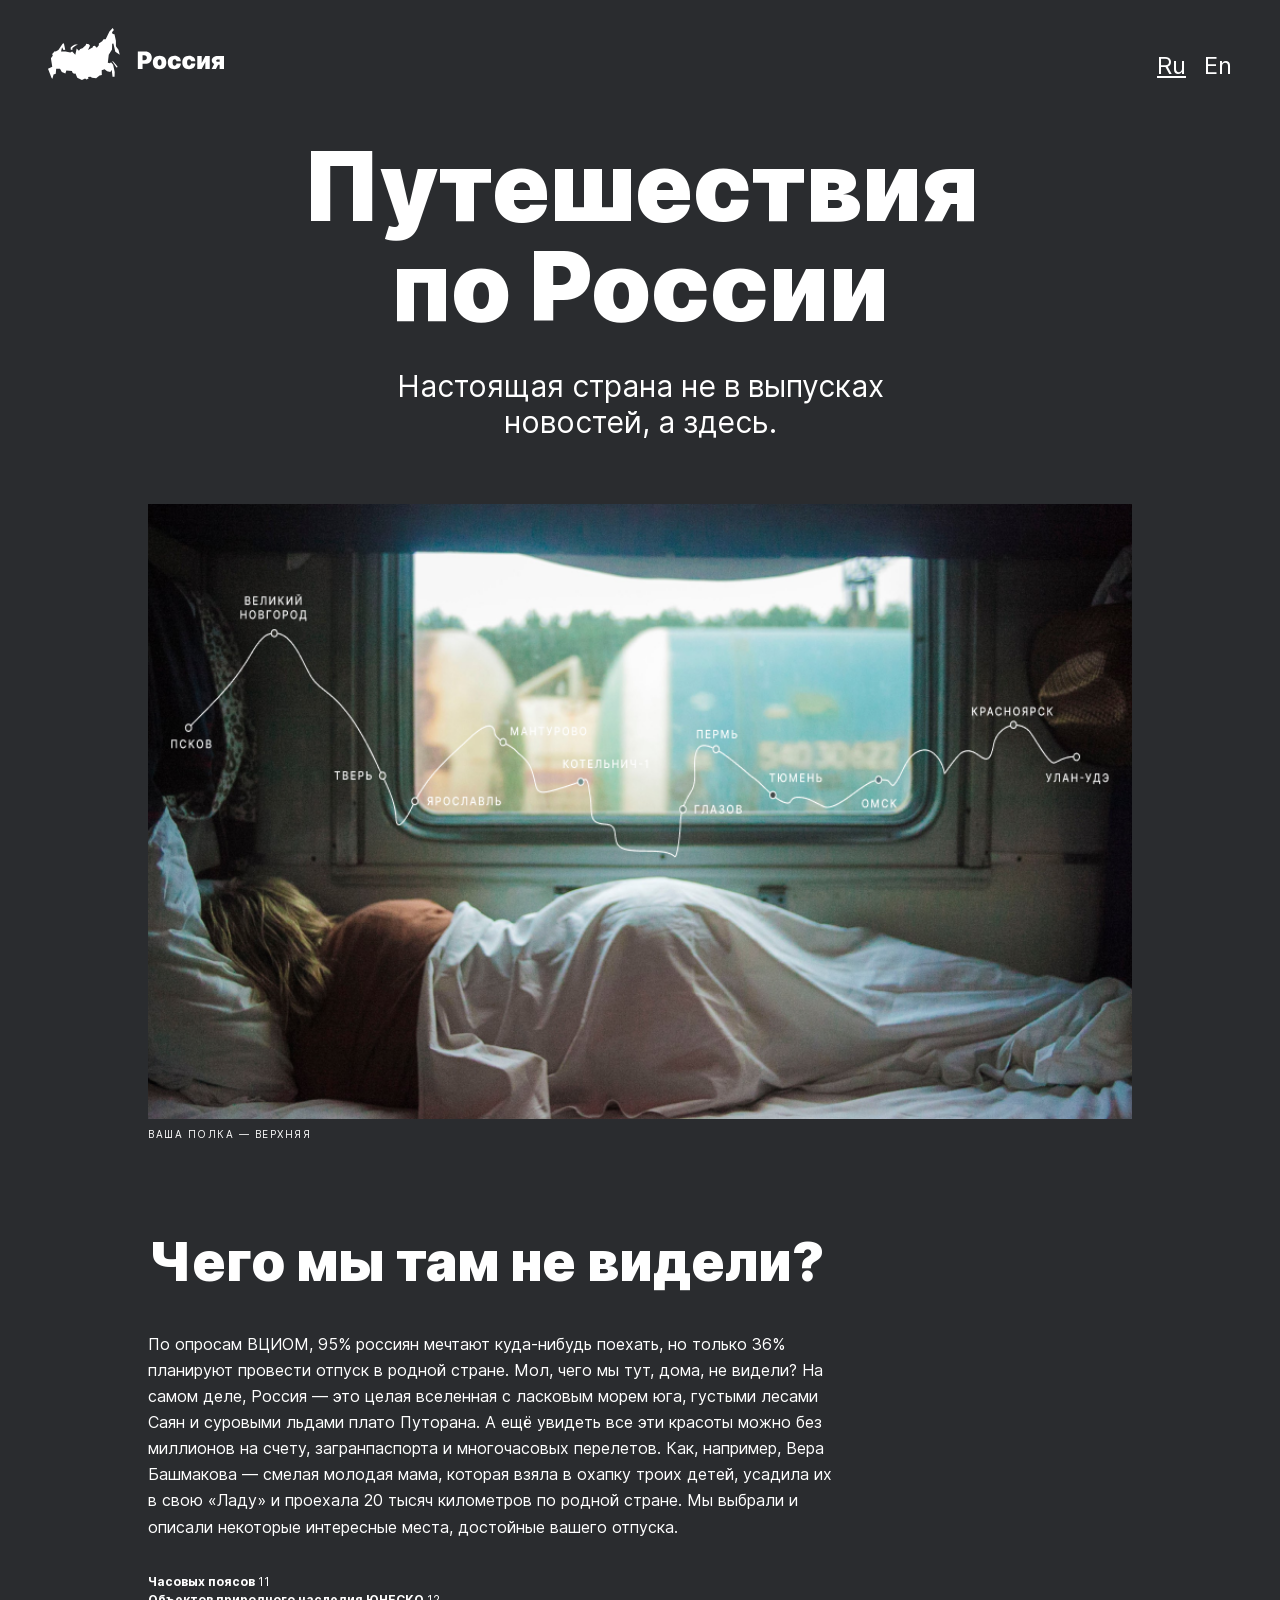
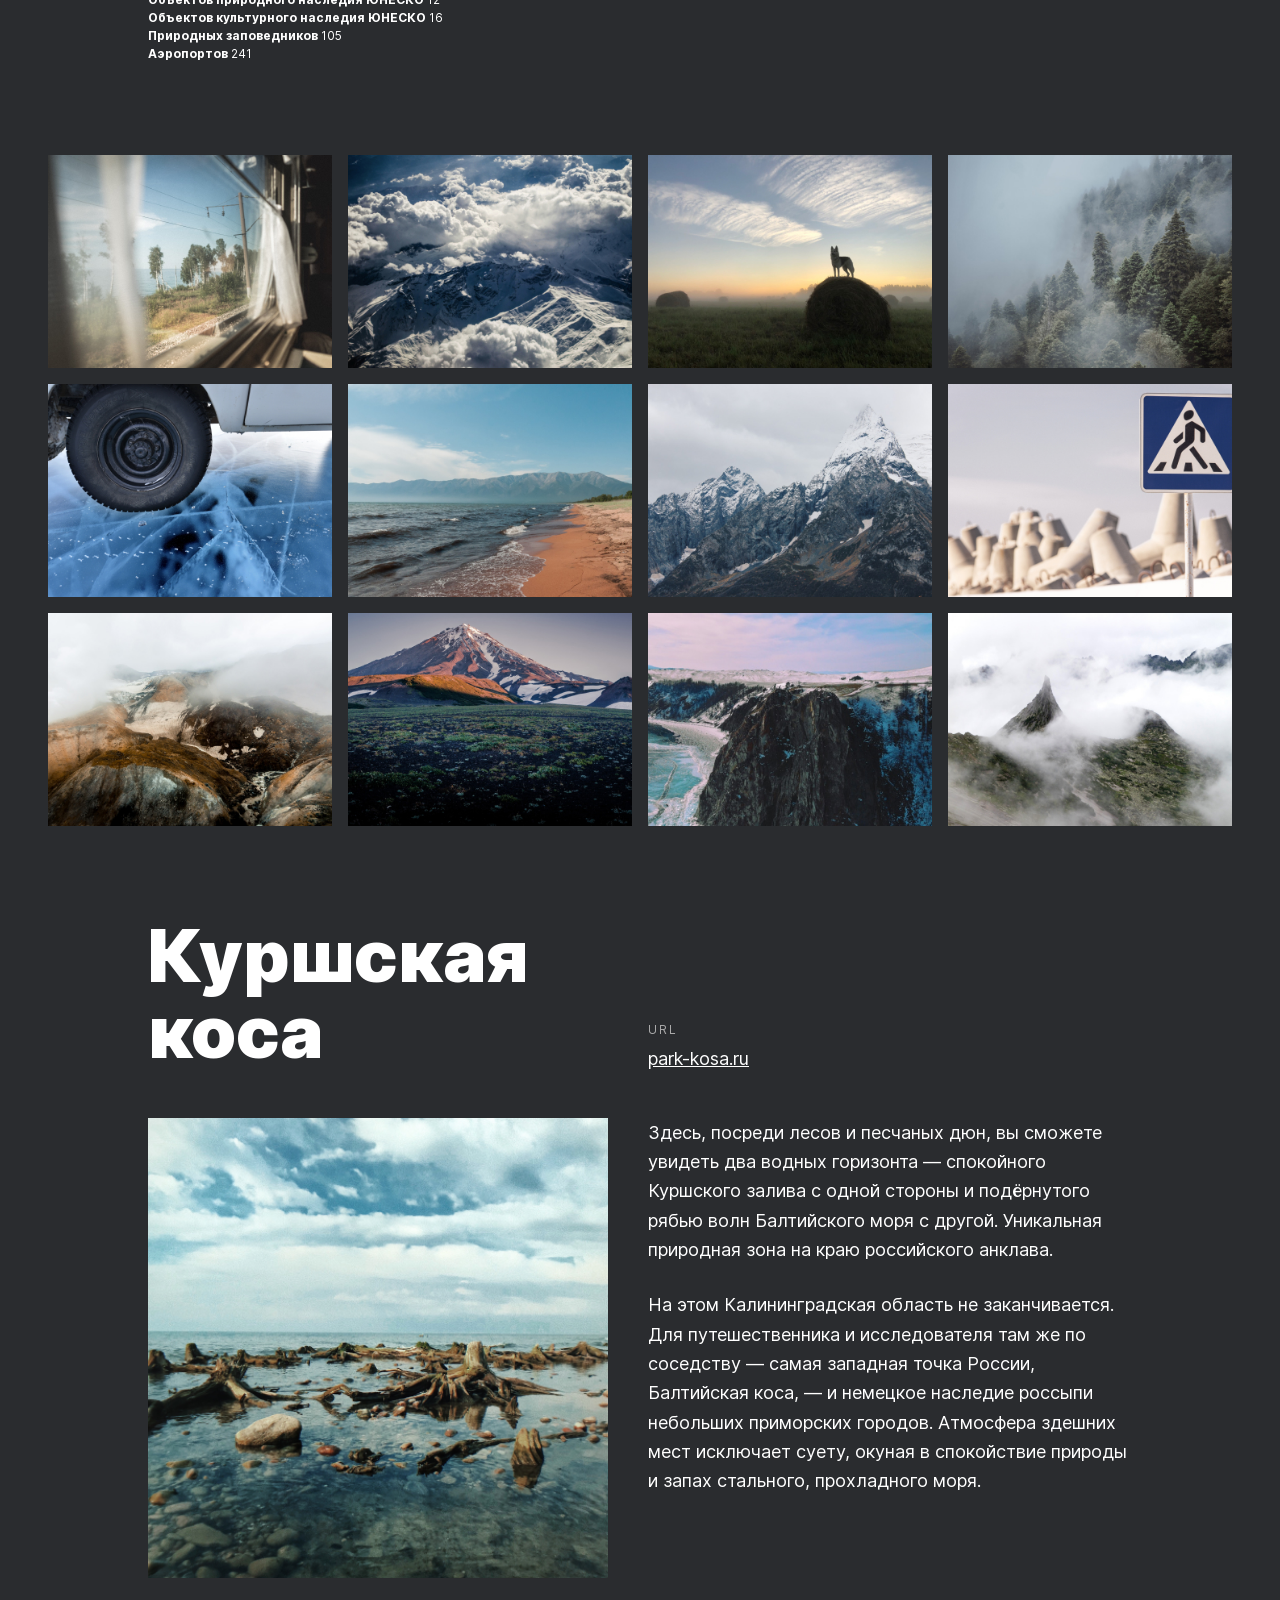
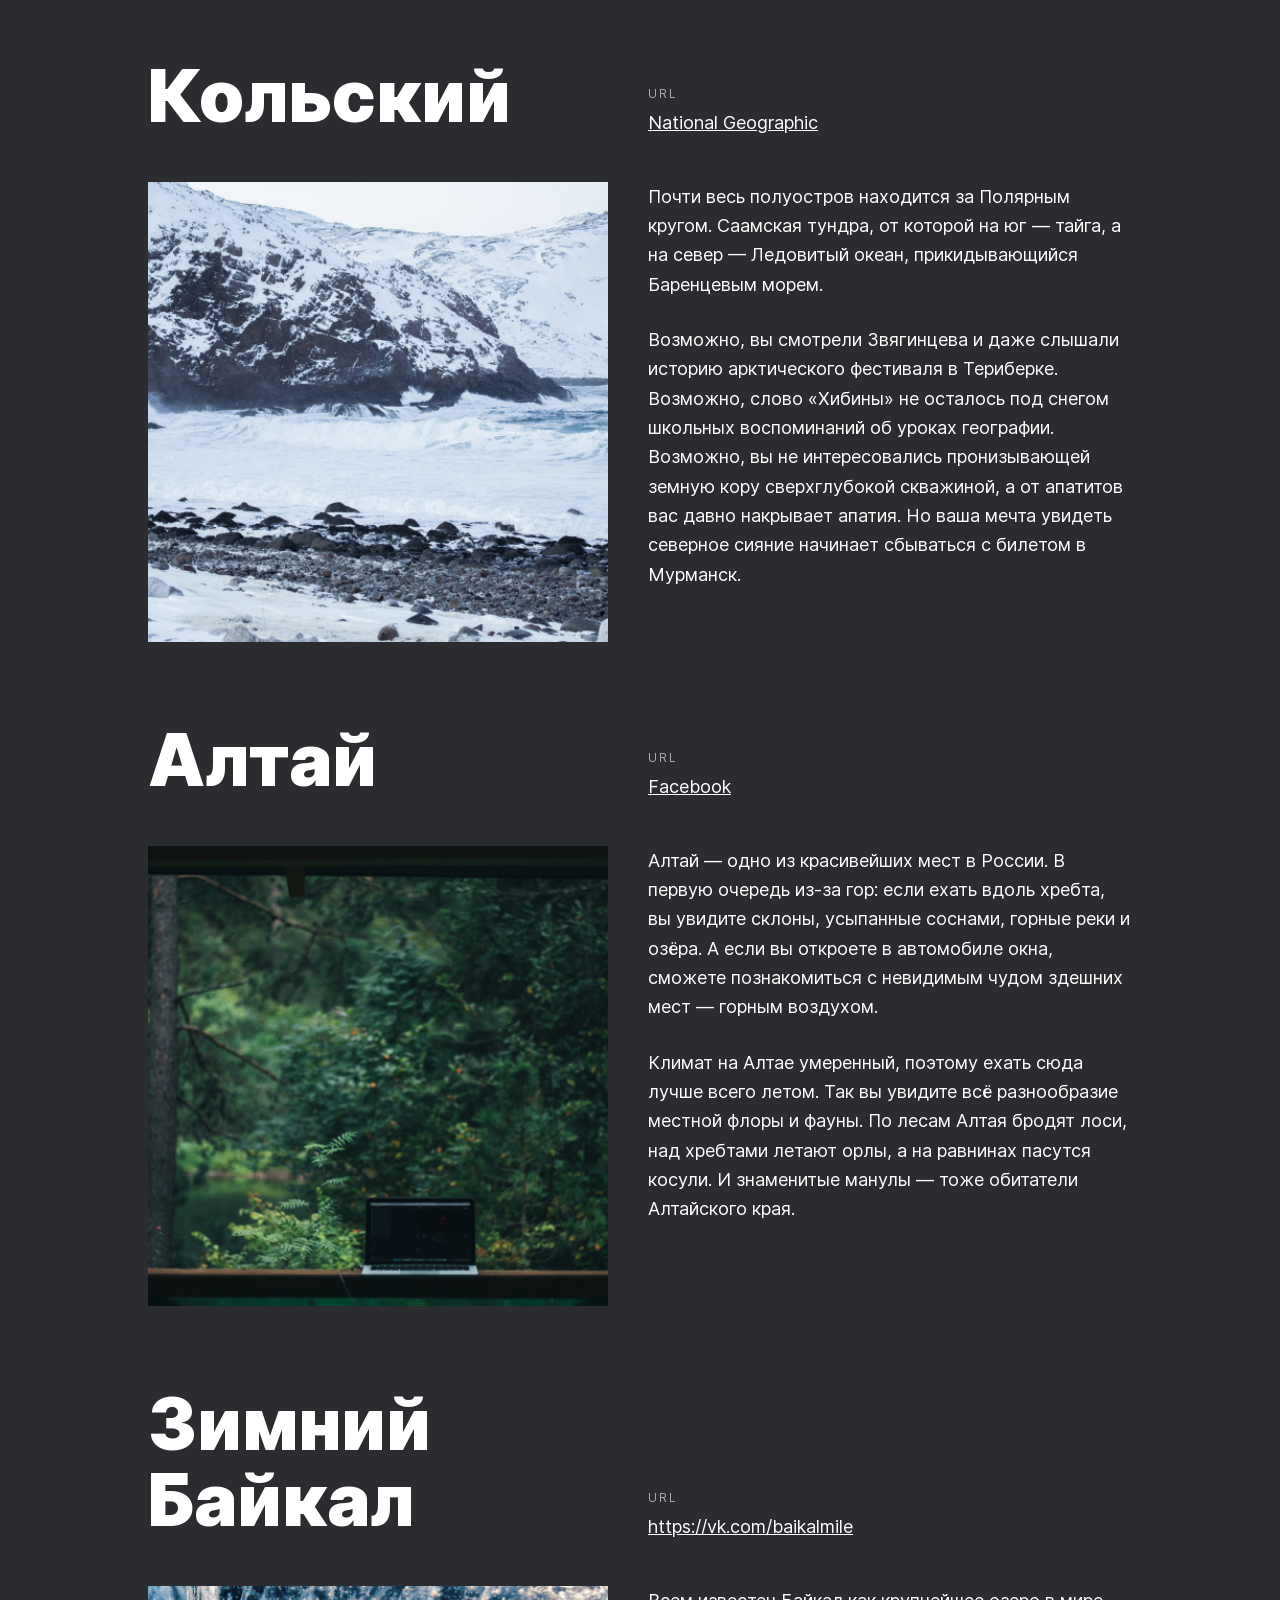
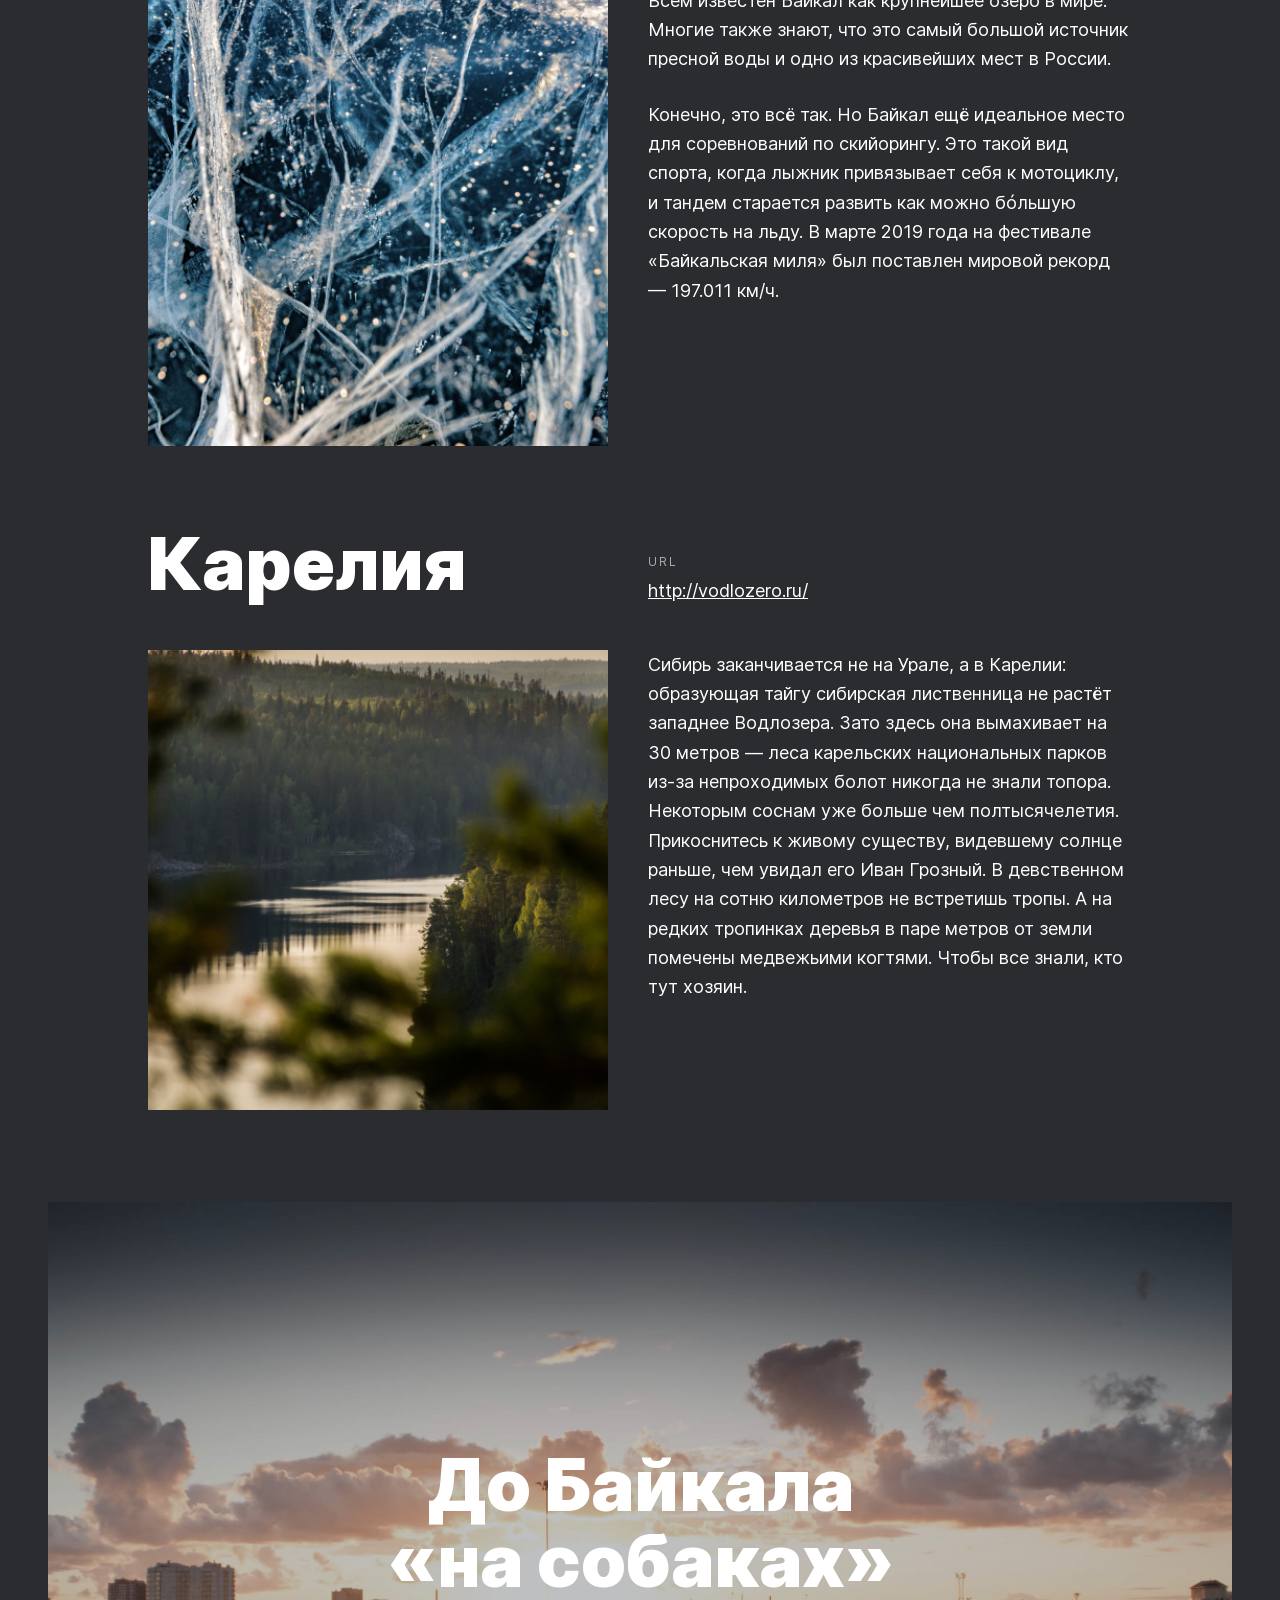
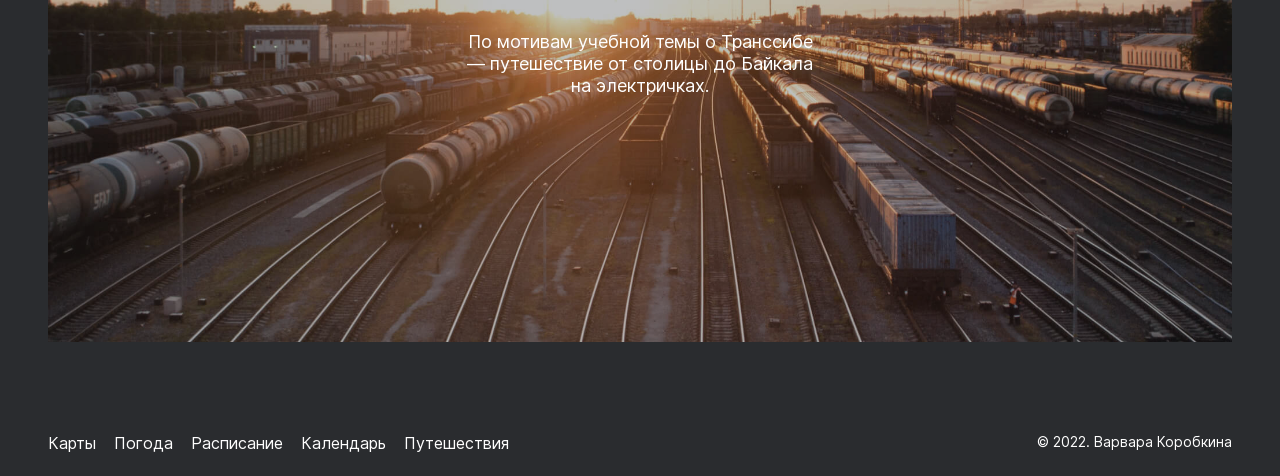
<file: index.html>
<!DOCTYPE html>
<html lang="ru">
<head>
    <meta charset="UTF-8">
    <meta http-equiv="X-UA-Compatible" content="IE=edge">
    <meta name="viewport" content="width=device-width, initial-scale=1.0">
    <link rel="stylesheet" href="./pages/index.css">
    <title>Путешествуй по России</title>
</head>
<body class="page">
    <header class="header">
      <div class="logo"></div>
      <ul class="header__lang-links">
        <li><a class="header__lang-link header__lang-link_active" href="#">Ru</a></li>
        <li><a class="header__lang-link" href="#">En</a></li>
      </ul>
    </header>
    <main>
     <section class="lead">
      <h1 class="lead__title">Путешествия по&nbsp;России</h1>
      <p class="lead__subtitle">Настоящая страна не в выпусках новостей, а здесь.</p>
      <figure class="lead__figure">
        <img class="lead__main-illustration" src="./images/lead__image.png" alt="Девушка лежит на нижней боковой полке поезда лицом к окну.">
          <figcaption class="lead__caption">ваша полка — верхняя</figcaption>
      </figure>
      
    </section> 
    <section class="intro">
      <h2 class="intro__title">Чего мы там не&nbsp;видели?</h2>
      <p class="intro__text">По опросам ВЦИОМ, 95% россиян мечтают куда-нибудь поехать, но только 36% планируют провести отпуск в родной стране.
        Мол, чего мы тут, дома, не видели? На самом деле, Россия — это целая вселенная с ласковым морем юга, густыми лесами 
        Саян и суровыми льдами плато Путорана. А ещё увидеть все эти красоты можно без миллионов на счету, 
        загранпаспорта и многочасовых перелетов. Как, например, Вера Башмакова — смелая молодая мама, 
        которая взяла в охапку троих детей, усадила их в свою «Ладу» и проехала 20 тысяч километров по родной стране. 
        Мы выбрали и описали некоторые интересные места, достойные вашего отпуска.</p>
      <ul class="intro__list">
        <li class="intro__list-item">Часовых поясов <span class="intro__span-accent">11</span></li>
        <li class="intro__list-item">Объектов природного наследия ЮНЕСКО <span class="intro__span-accent">12</span></li>
        <li class="intro__list-item">Объектов культурного наследия ЮНЕСКО <span class="intro__span-accent">16</span></li>
        <li class="intro__list-item">Природных заповедников <span class="intro__span-accent">105</span></li>
        <li class="intro__list-item">Аэропортов <span class="intro__span-accent">241</span></li>
      </ul>
    </section>
    <section class="photo-grid">
      <ul class="photo-grid__list">
        <li><img class="photo-grid__list-item" src="./images/1__item.png" alt="Вид из окна поезда."></li>
        <li><img class="photo-grid__list-item" src="./images/2__item.png" alt="Облака лежат на вершине горы."></li>
        <li><img class="photo-grid__list-item" src="./images/3__item.png" alt="Собака на верхушке стога сена."></li>
        <li><img class="photo-grid__list-item" src="./images/4__item.png" alt="Хвойный лес в тумане."></li>
        <li><img class="photo-grid__list-item" src="./images/5__item.png" alt="Машина стоит на прозрачном льду."></li>
        <li><img class="photo-grid__list-item" src="./images/6__item.png" alt="Пляж с красным песком."></li>
        <li><img class="photo-grid__list-item" src="./images/7__item.png" alt="Заснеженные пики скалистых гор."></li>
        <li><img class="photo-grid__list-item" src="./images/8__item.png" alt="Знак пешеходного перехода."></li>
        <li><img class="photo-grid__list-item" src="./images/9__item.png" alt="Горный пейзаж."></li>
        <li><img class="photo-grid__list-item" src="./images/10__item.png" alt="Вулкан."></li>
        <li><img class="photo-grid__list-item" src="./images/11__item.png" alt="Высокий морской берег."></li>
        <li><img class="photo-grid__list-item" src="./images/12__item.png" alt="Туман в скалистых горах."></li>
      </ul>
    </section>
    <section class="places">
      <article class="place">
        <h2 class="place__title">Куршская коса</h2>
        <div class="place__website">
          <p class="place__url-heading">URL</p>
          <a class="place__link" href="http://park-kosa.ru">park-kosa.ru</a>
        </div>
        <img class="place__image" src="./images/kurshskaya-kosa__image.png" alt="Пейзаж Куршской косы.">
        <div class="place__text">
          <p class="place__paragraph">Здесь, посреди лесов и песчаных дюн, вы сможете увидеть два водных горизонта — спокойного Куршского залива с одной стороны 
              и подёрнутого рябью волн Балтийского моря 
              с другой. Уникальная природная зона на краю российского анклава.</p>
          <p class="place__paragraph">На этом Калининградская область не заканчивается. Для путешественника 
              и исследователя там же по соседству — самая западная точка России, Балтийская коса, — 
              и немецкое наследие россыпи небольших приморских городов. Атмосфера здешних мест исключает суету, окуная в спокойствие природы 
              и запах стального, прохладного моря.</p>
        </div>
      </article>
      <article class="place">
        <h2 class="place__title">Кольский</h2>
        <div class="place__website">
          <p class="place__url-heading">URL</p>
          <a class="place__link" href="https://yourshot.nationalgeographic.com/photos/?keywords=kolskiy">National Geographic</a>
        </div>
        <img class="place__image" src="./images/kolskiy__image.png" alt="Пейзаж Кольского полуострова.">
        <div class="place__text">
          <p class="place__paragraph">Почти весь полуостров находится за Полярным кругом. Саамская тундра, от которой на юг — 
              тайга, а на север — Ледовитый океан, прикидывающийся Баренцевым морем.</p>
          <p class="place__paragraph"> Возможно, вы смотрели Звягинцева и даже слышали историю арктического фестиваля 
              в Териберке. Возможно, слово «Хибины» не осталось под снегом школьных воспоминаний 
              об уроках географии. Возможно, вы не интересовались пронизывающей земную кору сверхглубокой скважиной, а от апатитов вас давно накрывает апатия. Но ваша мечта увидеть северное сияние начинает сбываться с билетом
              в Мурманск.</p>
        </div>
      </article>
      <article class="place">
        <h2 class="place__title">Алтай</h2>
        <div class="place__website">
          <p class="place__url-heading">URL</p>
          <a class="place__link" href="https://www.facebook.com/vera.bashmakova/posts/10156011613718822">Facebook</a>
        </div>
        <img class="place__image" src="./images/altay__image.png" alt="Сосны Алтая.">
        <div class="place__text">
          <p class="place__paragraph">Алтай — одно из красивейших мест в России. 
             В первую очередь из-за гор: если ехать вдоль хребта, вы увидите склоны, усыпанные соснами, горные реки и озёра. А если вы откроете 
             в автомобиле окна, сможете познакомиться 
             с невидимым чудом здешних мест — горным воздухом.</p>
          <p class="place__paragraph">Климат на Алтае умеренный, поэтому ехать сюда лучше всего летом. Так вы увидите всё разнообразие местной флоры и фауны. По лесам Алтая бродят лоси, над хребтами летают орлы, 
             а на равнинах пасутся косули. И знаменитые манулы — тоже обитатели Алтайского края.</p>
        </div>
      </article>
      <article class="place">
        <h2 class="place__title">Зимний Байкал</h2>
        <div class="place__website">
          <p class="place__url-heading">URL</p>
          <a class="place__link" href="https://vk.com/baikalmile">https://vk.com/baikalmile</a>
        </div>
        <img class="place__image" src="./images/zim-baykal__image.png" alt="Лёд Байкала.">
        <div class="place__text">
          <p class="place__paragraph">Всем известен Байкал как крупнейшее озеро 
            в мире. Многие также знают, что это самый большой источник пресной воды и одно 
            из красивейших мест в России.</p>
          <p class="place__paragraph">Конечно, это всё так. 
            Но Байкал ещё идеальное место для соревнований по скийорингу. 
            Это такой вид спорта, когда лыжник привязывает себя к мотоциклу, 
            и тандем старается развить как можно бóльшую скорость на льду. 
            В марте 2019 года на фестивале «Байкальская миля» был поставлен мировой рекорд — 197.011 км/ч.</p>
        </div>
      </article>
      <article class="place">
        <h2 class="place__title">Карелия</h2>
        <div class="place__website">
          <p class="place__url-heading">URL</p>
          <a class="place__link" href="http://vodlozero.ru">http://vodlozero.ru/</a>
        </div>
        <img class="place__image" src="./images/kareliya__image.png" alt="Пейзаж Карелии.">
        <div class="place__text">
          <p class="place__paragraph">Сибирь заканчивается не на Урале, а в Карелии: образующая тайгу сибирская лиственница не растёт западнее Водлозера. 
              Зато здесь она вымахивает на 30 метров — леса карельских национальных парков из-за непроходимых болот никогда не знали топора. 
              Некоторым соснам уже больше чем полтысячелетия. Прикоснитесь к живому существу, видевшему солнце раньше, чем увидал его Иван Грозный. 
              В девственном лесу на сотню километров не встретишь тропы. А на редких тропинках деревья в паре метров от земли помечены медвежьими когтями. 
              Чтобы все знали, кто тут хозяин.</p>
        </div>
      </article>
    </section>
      <section class="cover">
        <a class="cover__link" href="https://stampsy.com/na-elektrichkakh-do-baikala">
          <h2 class="cover__title">До Байкала «на&nbsp;собаках»</h2>
          <p class="cover__subtitle">По мотивам учебной темы о Транссибе — путешествие от столицы до Байкала на электричках.</p>
        </a>
      </section>
    </main>
    <footer class="footer">
        <nav class="footer__navigation">
          <ul class="footer__list">
            <li><a class="footer__link" href="https://yandex.ru/maps">Карты</a></li>
            <li><a class="footer__link" href="https://yandex.ru/pogoda">Погода</a></li>
            <li><a class="footer__link" href="https://rasp.yandex.ru">Расписание</a></li>
            <li><a class="footer__link" href="https://calendar.yandex.ru">Календарь</a></li>
            <li><a class="footer__link" href="https://travel.yandex.ru">Путешествия</a></li>
          </ul>
        </nav>
        <p class="footer__copyright">&copy; 2022. Варвара Коробкина</p>
    </footer>
</body>
</html>
</file>
<file: pages/index.css>
@import url(../vendor/normalize.css);
@import url(../vendor/font/Inter-3.19/inter.css);
@import url(../blocks/root/root.css);
@import url(../blocks/logo/logo.css);
@import url(../blocks/header/header.css);
@import url(../blocks/header/__lang-links/header__lang-links.css);
@import url(../blocks/header/__lang-link/header__lang-link.css);
@import url(../blocks/header/__lang-link/_active/header__lang-link_active.css);

@import url(../blocks/lead/lead.css);
@import url(../blocks/lead/__title/lead__title.css);
@import url(../blocks/lead/__subtitle/lead__subtitle.css);
@import url(../blocks/lead/__figure/lead__figure.css);
@import url(../blocks/lead/__main-illustration/lead__main-illustration.css);
@import url(../blocks/lead/__caption/lead__caption.css);

@import url(../blocks/intro/intro.css);
@import url(../blocks/intro/__title/intro__title.css);
@import url(../blocks/intro/__text/intro__text.css);
@import url(../blocks/intro/__span-accent/intro__span-accent.css);
@import url(../blocks/intro/__list/intro__list.css);
@import url(../blocks/intro/__list-item/intro__list-item.css);

@import url(../blocks/photo-grid/__list/photo-grid__list.css);
@import url(../blocks/photo-grid/__list-item/photo-grid__list-item.css);

@import url(../blocks/places/places.css);
@import url(../blocks/place/place.css);
@import url(../blocks/place/__title/place__title.css);
@import url(../blocks/place/__image/place__image.css);
@import url(../blocks/place/__website/place__website.css);
@import url(../blocks/place/__url-heading/place__url-heading.css);
@import url(../blocks/place/__link/place__link.css);
@import url(../blocks/place/__paragraph/place__paragraph.css);

@import url(../blocks/cover/cover.css);
@import url(../blocks/cover/__title/cover__title.css);
@import url(../blocks/cover/__link/cover__link.css);
@import url(../blocks/cover/__subtitle/cover__subtitle.css);

@import url(../blocks/footer/footer.css);
@import url(../blocks/footer/__navigation/footer__navigation.css);
@import url(../blocks/footer/__list/footer__list.css);
@import url(../blocks/footer/__link/footer__link.css);
@import url(../blocks/footer/__copyright/footer__copyright.css);
</file>
